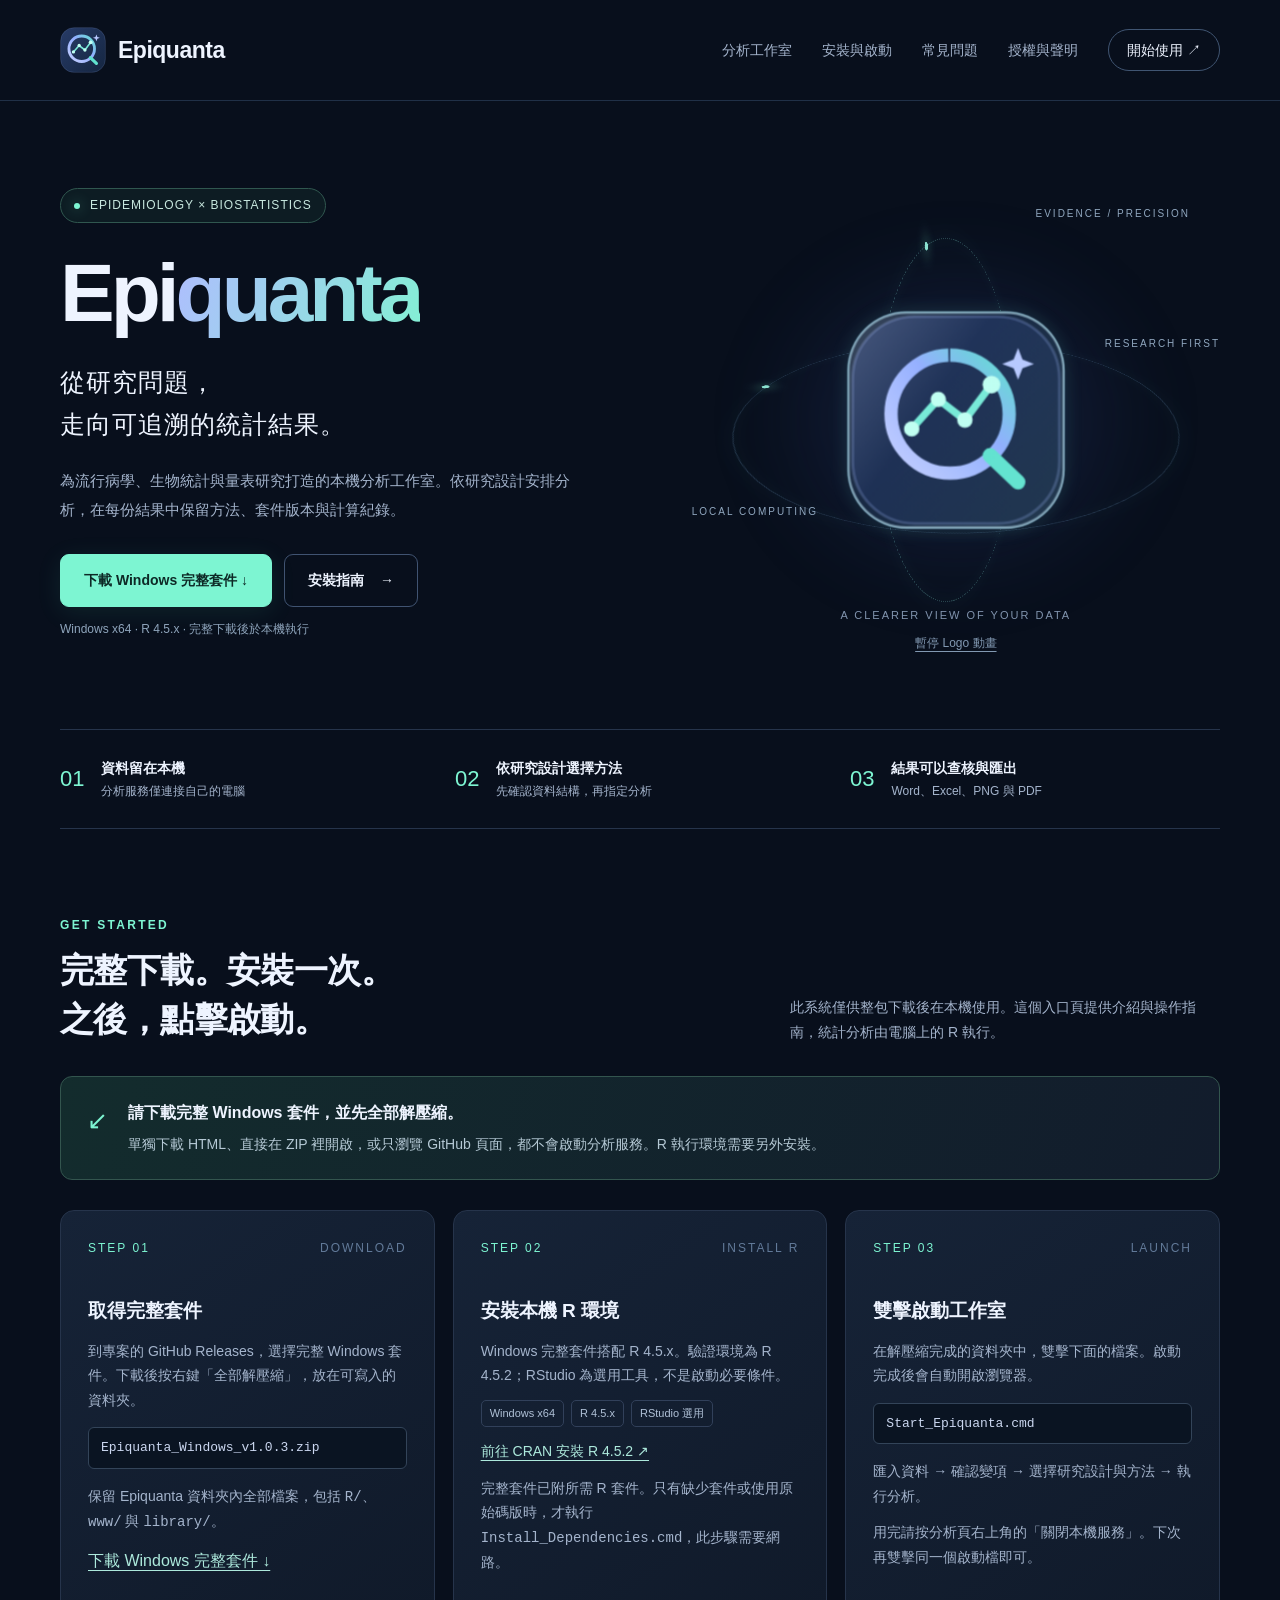
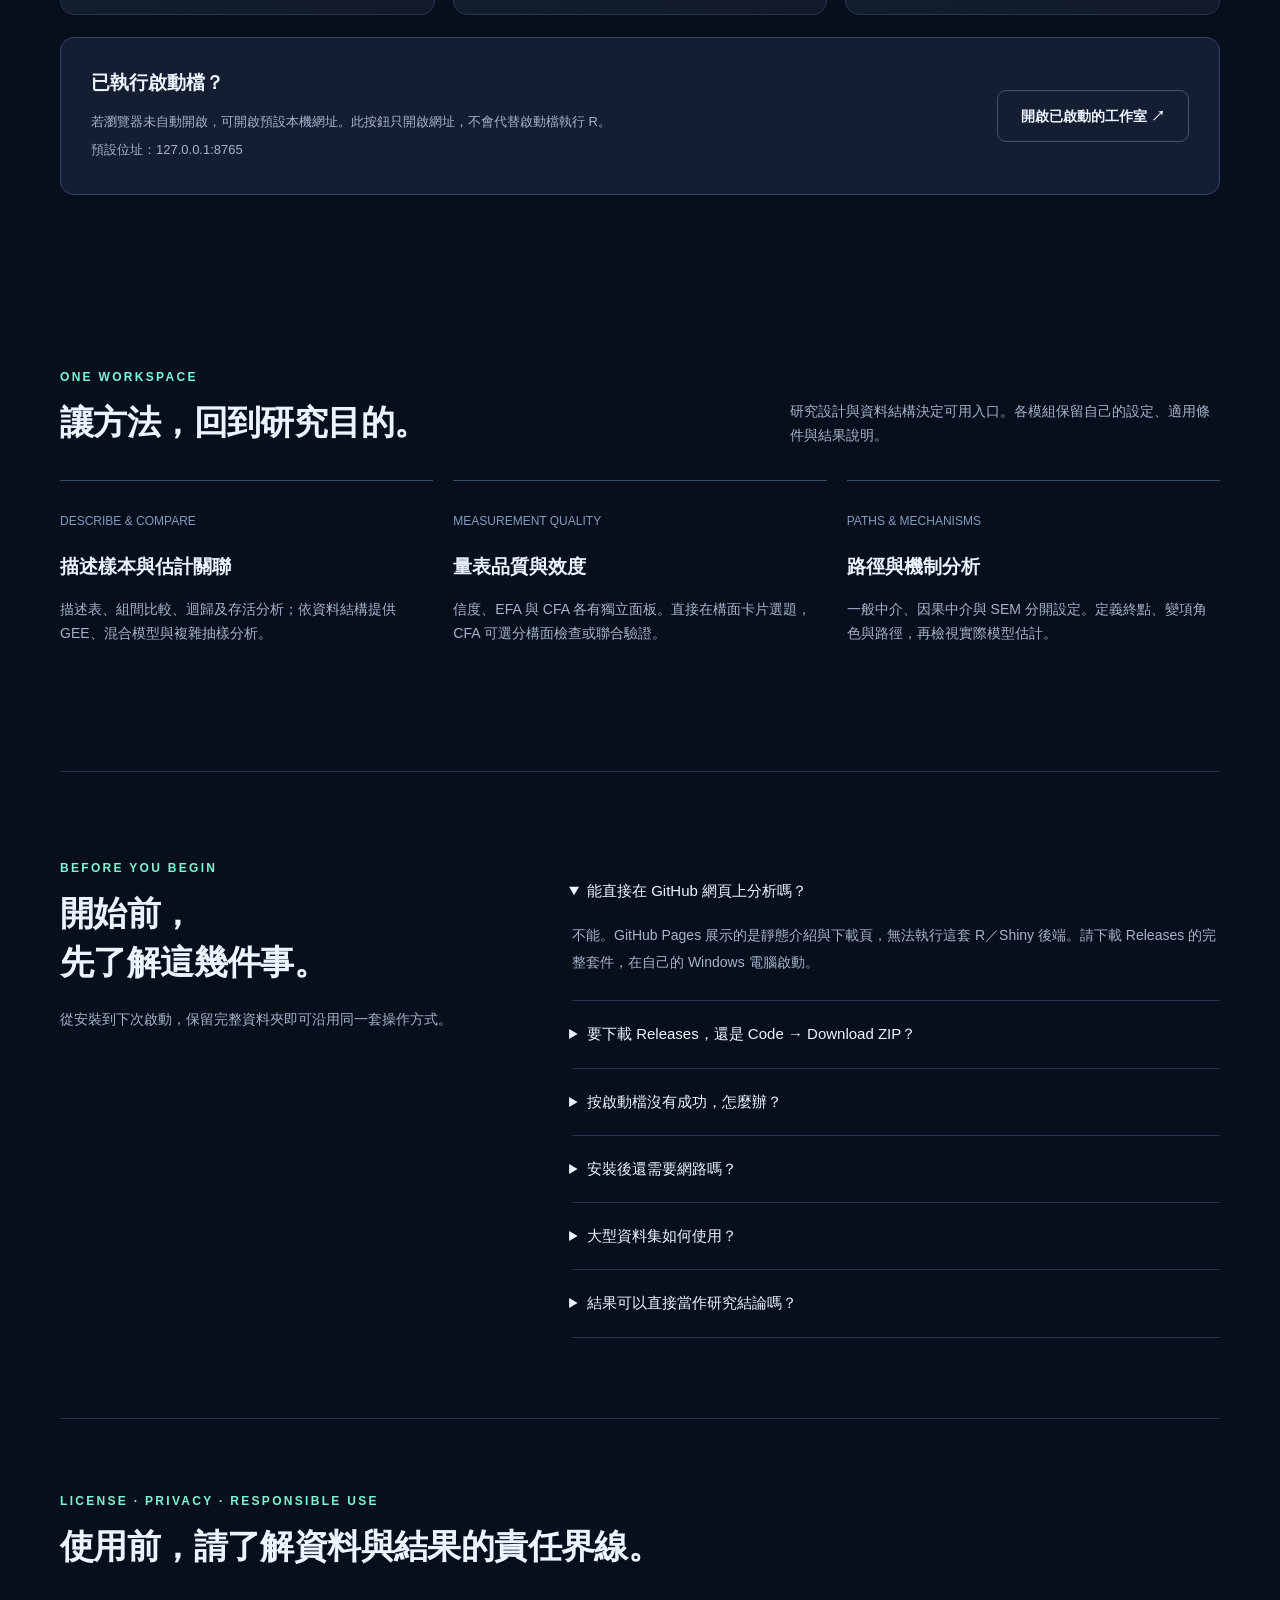
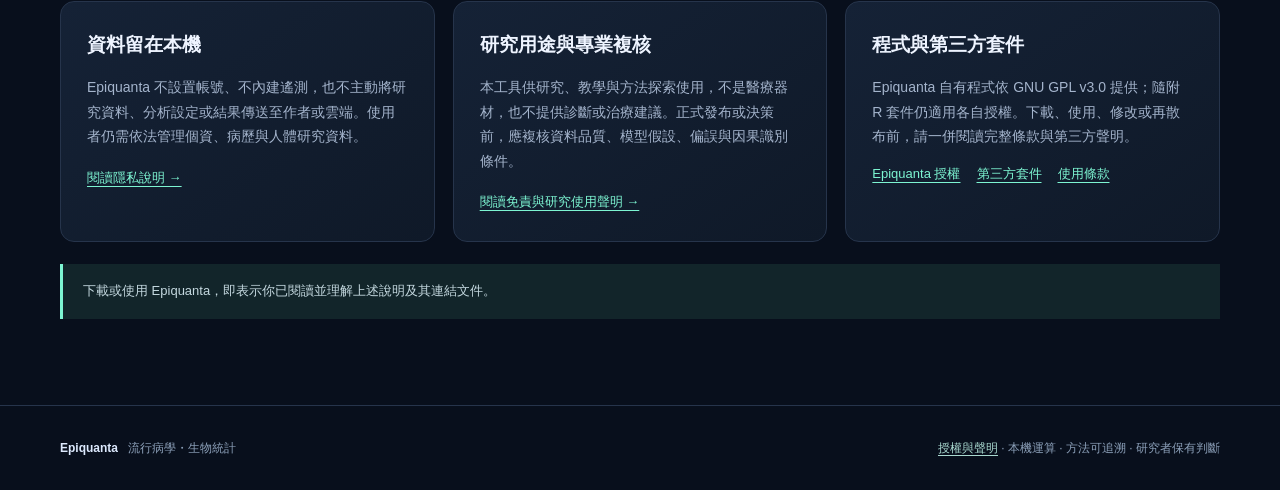
<file: index.html>
<!doctype html>
<html lang="zh-Hant-TW">
<head><meta charset="utf-8"><meta name="viewport" content="width=device-width,initial-scale=1"><meta name="description" content="Epiquanta 流行病學與生物統計工作室。下載 Windows 完整套件，在自己的電腦進行統計分析。"><meta name="theme-color" content="#080f1c"><title>Epiquanta｜流行病學與生物統計工作室</title><link rel="icon" href="epiquanta-favicon.svg" type="image/svg+xml"><link rel="stylesheet" href="site.css"><link rel="stylesheet" href="legal.css"><script src="config.js" defer></script><script src="site.js" defer></script>
<meta name="google-site-verification" content="M4Mj8YEYcJwIEiyj0hDv42f-W0u0NwXSq5RxZGD_pNU" /></head>
<body>
<header><nav class="wrap nav" aria-label="主導覽"><a class="brand" href="#home"><img src="epiquanta-mark.svg" alt="">Epiquanta</a><div class="nav-links"><a href="#features">分析工作室</a><a href="#install">安裝與啟動</a><a href="#faq">常見問題</a><a href="#legal">授權與聲明</a><a class="nav-cta" href="#install">開始使用 ↗</a></div></nav></header>
<main id="home">
<div class="wrap">
<div class="hero"><div><span class="pill"><span class="dot"></span>EPIDEMIOLOGY × BIOSTATISTICS</span><h1>Epi<span>quanta</span></h1><p class="hero-tagline">從研究問題，<br>走向可追溯的統計結果。</p><p class="hero-copy">為流行病學、生物統計與量表研究打造的本機分析工作室。依研究設計安排分析，在每份結果中保留方法、套件版本與計算紀錄。</p><div class="actions"><a class="btn btn-primary download-main" href="#install" data-download>查看完整套件下載方式 ↓</a><a class="btn btn-primary local-only" href="#launch">查看本機啟動步驟 ↗</a><a class="btn" href="#install">安裝指南 <span>→</span></a></div><p class="micro">Windows x64 · R 4.5.x · 完整下載後於本機執行</p></div>
<div class="hero-visual" id="brand-scene" role="group" aria-label="Epiquanta 立體旋轉標誌"><div class="orbit" aria-hidden="true"></div><div class="orbit second" aria-hidden="true"></div><div class="coin" aria-hidden="true"><div class="coin-layer"></div><div class="coin-layer"></div><div class="coin-layer"></div><div class="coin-layer"></div><div class="coin-layer"></div><div class="face front"><img src="epiquanta-mark.svg" alt=""></div><div class="face back"><img src="epiquanta-mark.svg" alt=""></div></div><span class="visual-label top">EVIDENCE / PRECISION</span><span class="visual-label left">LOCAL COMPUTING</span><span class="visual-label right">RESEARCH FIRST</span><span class="visual-caption">A CLEARER VIEW OF YOUR DATA</span><button class="pause" id="pause-motion" type="button" aria-pressed="false">暫停 Logo 動畫</button></div></div>
<div class="facts"><div class="fact"><span>01</span><div><strong>資料留在本機</strong><small>分析服務僅連接自己的電腦</small></div></div><div class="fact"><span>02</span><div><strong>依研究設計選擇方法</strong><small>先確認資料結構，再指定分析</small></div></div><div class="fact"><span>03</span><div><strong>結果可以查核與匯出</strong><small>Word、Excel、PNG 與 PDF</small></div></div></div>
<section id="install"><div class="section-head"><div><div class="eyebrow">GET STARTED</div><h2>完整下載。安裝一次。<br>之後，點擊啟動。</h2></div><p>此系統僅供整包下載後在本機使用。這個入口頁提供介紹與操作指南，統計分析由電腦上的 R 執行。</p></div>
<div class="notice"><span class="icon" aria-hidden="true">↙</span><div><strong>請下載完整 Windows 套件，並先全部解壓縮。</strong><p>單獨下載 HTML、直接在 ZIP 裡開啟，或只瀏覽 GitHub 頁面，都不會啟動分析服務。R 執行環境需要另外安裝。</p></div></div>
<div class="steps"><article class="step"><div class="step-no">STEP 01 <span>DOWNLOAD</span></div><h3>取得完整套件</h3><p>到專案的 GitHub Releases，選擇完整 Windows 套件。下載後按右鍵「全部解壓縮」，放在可寫入的資料夾。</p><div class="file-token">Epiquanta_Windows_v1.0.3.zip</div><p>保留 Epiquanta 資料夾內全部檔案，包括 <code>R/</code>、<code>www/</code> 與 <code>library/</code>。</p><a data-download href="#download-help">完整套件下載方式 →</a></article>
<article class="step"><div class="step-no">STEP 02 <span>INSTALL R</span></div><h3>安裝本機 R 環境</h3><p>Windows 完整套件搭配 R 4.5.x。驗證環境為 R 4.5.2；RStudio 為選用工具，不是啟動必要條件。</p><div class="tag-row"><span>Windows x64</span><span>R 4.5.x</span><span>RStudio 選用</span></div><p><a href="https://cran.r-project.org/bin/windows/base/old/4.5.2/" target="_blank" rel="noopener noreferrer">前往 CRAN 安裝 R 4.5.2 ↗</a></p><p>完整套件已附所需 R 套件。只有缺少套件或使用原始碼版時，才執行 <code>Install_Dependencies.cmd</code>，此步驟需要網路。</p></article>
<article class="step" id="launch"><div class="step-no">STEP 03 <span>LAUNCH</span></div><h3>雙擊啟動工作室</h3><p>在解壓縮完成的資料夾中，雙擊下面的檔案。啟動完成後會自動開啟瀏覽器。</p><div class="file-token">Start_Epiquanta.cmd</div><p>匯入資料 → 確認變項 → 選擇研究設計與方法 → 執行分析。</p><p>用完請按分析頁右上角的「關閉本機服務」。下次再雙擊同一個啟動檔即可。</p></article></div>
<div class="launch-panel"><div><h3>已執行啟動檔？</h3><p>若瀏覽器未自動開啟，可開啟預設本機網址。此按鈕只開啟網址，不會代替啟動檔執行 R。</p><p class="micro">預設位址：127.0.0.1:8765</p></div><a class="btn" href="http://127.0.0.1:8765/" target="_blank" rel="noopener">開啟已啟動的工作室 ↗</a></div>
</section>
<section id="features"><div class="section-head"><div><div class="eyebrow">ONE WORKSPACE</div><h2>讓方法，回到研究目的。</h2></div><p>研究設計與資料結構決定可用入口。各模組保留自己的設定、適用條件與結果說明。</p></div><div class="features"><article class="feature"><span>DESCRIBE & COMPARE</span><h3>描述樣本與估計關聯</h3><p>描述表、組間比較、迴歸及存活分析；依資料結構提供 GEE、混合模型與複雜抽樣分析。</p></article><article class="feature"><span>MEASUREMENT QUALITY</span><h3>量表品質與效度</h3><p>信度、EFA 與 CFA 各有獨立面板。直接在構面卡片選題，CFA 可選分構面檢查或聯合驗證。</p></article><article class="feature"><span>PATHS & MECHANISMS</span><h3>路徑與機制分析</h3><p>一般中介、因果中介與 SEM 分開設定。定義終點、變項角色與路徑，再檢視實際模型估計。</p></article></div></section>
<section id="faq" class="faq"><div><div class="eyebrow">BEFORE YOU BEGIN</div><h2>開始前，<br>先了解這幾件事。</h2><p>從安裝到下次啟動，保留完整資料夾即可沿用同一套操作方式。</p></div><div><details open><summary>能直接在 GitHub 網頁上分析嗎？</summary><p>不能。GitHub Pages 展示的是靜態介紹與下載頁，無法執行這套 R／Shiny 後端。請下載 Releases 的完整套件，在自己的 Windows 電腦啟動。</p></details><details id="download-help"><summary>要下載 Releases，還是 Code → Download ZIP？</summary><p id="release-status">一般使用者請到此專案 GitHub 的 Releases，下載 Epiquanta_Windows_v1.0.3.zip。Code → Download ZIP 是原始碼版，沒有預先安裝的 library 套件，需要另外安裝相依套件。</p><p><a data-releases href="#install">查看完整套件與安裝步驟 →</a></p></details><details><summary>按啟動檔沒有成功，怎麼辦？</summary><p>先確認已完整解壓縮，並安裝 Windows x64 的 R 4.5.x。保留啟動時的錯誤訊息，查看 <code>logs/server-error.log</code> 與 <code>logs/launcher-error.log</code>。若提示缺少套件，執行 <code>Install_Dependencies.cmd</code>。若 8765 被其他程式占用，先關閉該程式再重啟。</p></details><details><summary>安裝後還需要網路嗎？</summary><p>完整套件與 R 安裝完成後，啟動及分析可在本機進行。首次下載 R、完整套件或補裝 R 套件需要網路；本程式沒有上傳研究資料到雲端分析的流程。</p></details><details><summary>大型資料集如何使用？</summary><p>進入工作室後選「本機大檔（免上傳）」，先讀取欄名並選擇必要欄位。資料與模型矩陣仍使用記憶體，所需 RAM 可能高於檔案大小。詳細操作可在工作室的「方法與操作」查看。</p></details><details><summary>結果可以直接當作研究結論嗎？</summary><p>結果反映你指定的資料與模型，仍需檢查研究設計、資料品質、模型假設及估計限制。軟體不會代替研究者決定變項、刪題或判定因果。</p></details></div></section>
<section id="legal" class="legal"><div class="legal-head"><div class="eyebrow">LICENSE · PRIVACY · RESPONSIBLE USE</div><h2>使用前，請了解資料與結果的責任界線。</h2></div><div class="legal-grid"><article><h3>資料留在本機</h3><p>Epiquanta 不設置帳號、不內建遙測，也不主動將研究資料、分析設定或結果傳送至作者或雲端。使用者仍需依法管理個資、病歷與人體研究資料。</p><a href="PRIVACY.md">閱讀隱私說明 →</a></article><article><h3>研究用途與專業複核</h3><p>本工具供研究、教學與方法探索使用，不是醫療器材，也不提供診斷或治療建議。正式發布或決策前，應複核資料品質、模型假設、偏誤與因果識別條件。</p><a href="DISCLAIMER.md">閱讀免責與研究使用聲明 →</a></article><article><h3>程式與第三方套件</h3><p>Epiquanta 自有程式依 GNU GPL v3.0 提供；隨附 R 套件仍適用各自授權。下載、使用、修改或再散布前，請一併閱讀完整條款與第三方聲明。</p><div class="legal-links"><a href="LICENSE">Epiquanta 授權</a><a href="THIRD_PARTY_NOTICES.md">第三方套件</a><a href="TERMS.md">使用條款</a></div></article></div><p class="legal-consent">下載或使用 Epiquanta，即表示你已閱讀並理解上述說明及其連結文件。</p></section>
</div></main><footer><div class="wrap footer-inner"><div><strong>Epiquanta</strong> &nbsp; 流行病學・生物統計</div><div><a href="#legal">授權與聲明</a> · 本機運算 · 方法可追溯 · 研究者保有判斷</div></div></footer>
</body></html>
</file>
<file: site.css>
:root{color-scheme:dark;--bg:#080f1c;--surface:#101b2c;--line:#26344b;--ink:#eef4ff;--muted:#a4b4cc;--mint:#7df5d2;--blue:#91aaff;font-family:Inter,"Segoe UI","Microsoft JhengHei",sans-serif}*{box-sizing:border-box}html{scroll-behavior:smooth;scroll-padding-top:32px}body{margin:0;background:var(--bg);color:var(--ink);line-height:1.75}a{color:inherit}button,input{font:inherit}a,button{touch-action:manipulation}a:focus-visible,button:focus-visible,summary:focus-visible{outline:3px solid var(--mint);outline-offset:5px}.wrap{width:min(1160px,calc(100% - 64px));margin:auto}header{border-bottom:1px solid #203047}.nav{height:100px;display:flex;align-items:center;justify-content:space-between;gap:24px}.brand{display:flex;align-items:center;gap:12px;text-decoration:none;font-size:23px;font-weight:700;letter-spacing:-.5px}.brand img{width:46px;height:46px}.nav-links{display:flex;align-items:center;gap:30px;font-size:14px;color:var(--muted)}.nav-links a{text-decoration:none}.nav-links a:hover{color:var(--mint)}.nav-links .nav-cta{border:1px solid #405572;padding:8px 18px;border-radius:30px;color:var(--ink)}.hero{display:grid;grid-template-columns:1.12fr 1fr;gap:40px;align-items:center;padding:84px 0 74px;min-height:620px}.eyebrow{font-size:12px;letter-spacing:2.3px;color:var(--mint);font-weight:600;text-transform:uppercase}.pill{display:inline-flex;align-items:center;gap:10px;border:1px solid #30574f;padding:6px 13px;border-radius:30px;font-size:12px;letter-spacing:1px;color:#c8e8df;background:#122b2b80}.dot{width:6px;height:6px;border-radius:50%;background:var(--mint);box-shadow:0 0 14px #7df5d277}h1{font-size:clamp(48px,6.5vw,82px);line-height:1.07;letter-spacing:-4px;font-weight:650;margin:26px 0 24px}h1 span{background:linear-gradient(115deg,#b0bcff,#83f0d4);color:transparent;background-clip:text}.hero-tagline{font-size:25px;line-height:1.7;margin:0 0 20px;letter-spacing:1px}.hero-copy{max-width:520px;color:var(--muted);font-size:15px;line-height:1.95}.actions{display:flex;flex-wrap:wrap;gap:12px;margin:30px 0 12px}.btn{display:inline-flex;justify-content:center;align-items:center;gap:16px;padding:13px 23px;border-radius:9px;border:1px solid #405371;background:transparent;color:var(--ink);font-size:14px;font-weight:600;text-decoration:none;cursor:pointer}.btn-primary{color:#0d2926;background:var(--mint);border-color:var(--mint);box-shadow:0 5px 26px #52f4c318}.btn:hover{transform:translateY(-2px);filter:brightness(1.08)}.micro{font-size:12px;color:#8fa5bc}.hero-visual{position:relative;min-height:470px;display:flex;align-items:center;justify-content:center;perspective:1100px;isolation:isolate}.hero-visual:before{content:"";position:absolute;inset:8%;background:radial-gradient(ellipse,#344a9a50,transparent 66%);filter:blur(30px)}.orbit{position:absolute;width:440px;height:440px;border:1px solid #46648270;border-radius:50%;transform:rotateX(65deg) rotateZ(-25deg);box-shadow:0 0 26px #7cead009,inset 0 0 20px #7cead009}.orbit.second{width:360px;height:360px;border-style:dashed;transform:rotateY(68deg) rotateZ(18deg);border-color:#80d7cf48}.orbit:after{content:"";position:absolute;left:15%;top:12%;width:8px;height:8px;border-radius:50%;background:#8be2d0;box-shadow:0 0 18px #7df5d2}.coin{position:relative;width:214px;height:214px;transform-style:preserve-3d;animation:rotate-mark 14s linear infinite;will-change:transform}.coin-layer{position:absolute;inset:0;border-radius:58px;background:linear-gradient(120deg,#a9c2f0,#243c63 28%,#82c8c2 65%,#243350);border:1px solid #78a9bd88;box-shadow:0 0 2px #91cce8}.coin-layer:nth-child(1){transform:translateZ(-16px)}.coin-layer:nth-child(2){transform:translateZ(-10px)}.coin-layer:nth-child(3){transform:translateZ(-4px)}.coin-layer:nth-child(4){transform:translateZ(2px)}.coin-layer:nth-child(5){transform:translateZ(8px)}.face{position:absolute;inset:0;backface-visibility:hidden;border-radius:58px;background:#182943;border:2px solid #c9f2ff99;box-shadow:0 0 20px #78e5d327;overflow:hidden}.face img{width:100%;height:100%}.face.front{transform:translateZ(14px)}.face.back{transform:rotateY(180deg) translateZ(17px)}.face:after{content:"";position:absolute;inset:0;background:linear-gradient(125deg,#ffffff28,transparent 40%,#acfbef15);pointer-events:none}.visual-caption{position:absolute;bottom:30px;text-align:center;font-size:11px;letter-spacing:2px;color:#8194ae}.visual-label{position:absolute;font-size:10px;letter-spacing:2px;color:#90a7bf}.visual-label.top{top:20px;right:30px}.visual-label.left{left:0;bottom:135px}.visual-label.right{right:0;top:150px}.pause{position:absolute;bottom:0;border:0;background:none;color:#8299b2;font-size:12px;cursor:pointer;text-decoration:underline;text-underline-offset:4px}.paused .coin{animation-play-state:paused}.facts{display:grid;grid-template-columns:repeat(3,1fr);padding:26px 0;border-top:1px solid var(--line);border-bottom:1px solid var(--line);gap:25px}.fact{display:flex;gap:17px;align-items:center}.fact>span{font-size:22px;color:var(--mint)}.fact strong{display:block;font-size:14px}.fact small{display:block;font-size:12px;color:var(--muted)}section{padding:86px 0}.section-head{display:flex;align-items:flex-end;justify-content:space-between;gap:30px;margin-bottom:32px}h2{font-size:34px;line-height:1.45;letter-spacing:-.6px;margin:10px 0 0}h3{font-size:19px;margin:0 0 12px}.section-head>p{max-width:430px;font-size:14px;color:var(--muted);margin:0}.notice{display:flex;gap:20px;border:1px solid #33554e;background:linear-gradient(110deg,#132c2d,#121c2c);padding:22px 26px;border-radius:12px;margin-bottom:30px}.notice .icon{color:var(--mint);font-size:25px}.notice strong{display:block;margin-bottom:5px}.notice p{font-size:14px;color:#b5c9d5;margin:0}.steps{display:grid;grid-template-columns:repeat(3,minmax(0,1fr));gap:18px}.step{padding:27px;border:1px solid var(--line);border-radius:14px;background:linear-gradient(145deg,#162337,#101a2a);min-width:0}.step-no{font-size:12px;color:var(--mint);letter-spacing:2px;margin-bottom:35px;display:flex;justify-content:space-between}.step-no span{color:#627a99}.step p{font-size:14px;color:var(--muted);margin:12px 0}.step a{color:#ade9dc;text-underline-offset:4px}.file-token{font:13px/1.5 Consolas,monospace;color:#cbd7f0;border:1px solid #334459;background:#0a1422;padding:10px 12px;border-radius:6px;overflow-wrap:anywhere;margin:15px 0}.tag-row{display:flex;gap:7px;flex-wrap:wrap}.tag-row span{border:1px solid #31405a;font-size:11px;border-radius:5px;padding:3px 8px;color:#b0c1d7}.launch-panel{display:flex;gap:30px;align-items:center;justify-content:space-between;margin-top:22px;padding:28px 30px;border:1px solid #324467;border-radius:14px;background:#131e33}.launch-panel p{font-size:13px;color:var(--muted);margin:5px 0}.launch-panel .btn{white-space:nowrap}.features{display:grid;grid-template-columns:repeat(3,minmax(0,1fr));gap:20px}.feature{padding:25px 0;border-top:1px solid #3a4b66}.feature>span{font-size:12px;color:#809bc0}.feature h3{margin-top:16px}.feature p{color:var(--muted);font-size:14px}.faq{display:grid;grid-template-columns:.8fr 1.2fr;gap:80px;border-top:1px solid var(--line);padding-bottom:80px}.faq h2{margin-bottom:20px}.faq p{color:var(--muted);font-size:14px}.faq details{border-bottom:1px solid var(--line);padding:20px 0}.faq summary{cursor:pointer;font-size:15px;list-style-position:outside;margin-left:15px}.faq details p{margin:18px 0 5px;line-height:1.9}.faq a{color:var(--mint)}footer{border-top:1px solid var(--line);padding:32px 0;color:#8ca0b9;font-size:12px}.footer-inner{display:flex;justify-content:space-between;gap:20px}.footer-inner strong{color:#dce9fd}.status-text{color:var(--mint)}.local-only{display:none}.is-local .local-only{display:inline-flex}.is-local .download-note{display:none}.is-local .download-main{display:none}@keyframes rotate-mark{0%{transform:rotateX(-12deg) rotateY(-24deg) rotateZ(-8deg)}50%{transform:rotateX(10deg) rotateY(156deg) rotateZ(6deg)}100%{transform:rotateX(-12deg) rotateY(336deg) rotateZ(-8deg)}}@media(max-width:900px){.hero{gap:15px}.hero-visual{min-height:380px}.orbit{width:330px;height:330px}.orbit.second{width:280px;height:280px}.coin{width:180px;height:180px}.nav-links{gap:18px}.steps{grid-template-columns:1fr}.step-no{margin-bottom:20px}.features{gap:26px}.faq{gap:30px}.visual-label{display:none}}@media(max-width:640px){.wrap{width:calc(100% - 36px)}.nav{height:80px}.nav-links a:not(.nav-cta){display:none}.brand{font-size:20px}.hero{grid-template-columns:1fr;padding:46px 0 35px;gap:0}.hero-tagline{font-size:22px}.hero h1{font-size:64px}.hero-visual{min-height:345px;grid-row:2}.facts{grid-template-columns:1fr;gap:20px;padding:25px 6px}.section-head{display:block}.section-head>p{margin-top:18px}section{padding:60px 0}h2{font-size:27px}.notice{padding:20px;gap:13px}.launch-panel{display:block;padding:23px}.launch-panel .btn{margin-top:16px}.features{grid-template-columns:1fr;gap:5px}.faq{grid-template-columns:1fr;gap:10px}.footer-inner{display:block}.actions .btn{flex:1}.visual-caption{bottom:24px}.hero-copy{font-size:14px}.step{padding:23px}}@media(prefers-reduced-motion:reduce){html{scroll-behavior:auto}*,*:before,*:after{animation:none!important;transition:none!important}.coin{transform:rotateX(-12deg) rotateY(-20deg)}.pause{display:none}}
</file>
<file: legal.css>
.legal {
  border-top: 1px solid var(--line);
  padding-top: 72px;
}

.legal-head {
  max-width: 760px;
  margin-bottom: 30px;
}

.legal-grid {
  display: grid;
  grid-template-columns: repeat(3, minmax(0, 1fr));
  gap: 18px;
}

.legal article {
  min-width: 0;
  padding: 26px;
  border: 1px solid var(--line);
  border-radius: 14px;
  background: linear-gradient(145deg, #152236, #0f1928);
}

.legal article p {
  color: var(--muted);
  font-size: 14px;
}

.legal article > a,
.legal-links a {
  color: var(--mint);
  font-size: 13px;
  text-underline-offset: 4px;
}

.legal-links {
  display: flex;
  flex-wrap: wrap;
  gap: 8px 16px;
}

.legal-consent {
  margin: 22px 0 0;
  padding: 16px 20px;
  border-left: 3px solid var(--mint);
  background: #12252a;
  color: #c4d8df;
  font-size: 13px;
}

.footer-inner a {
  color: #a9d9d0;
  text-underline-offset: 3px;
}

@media (max-width: 900px) {
  .legal-grid { grid-template-columns: 1fr; }
  .nav-links { gap: 14px; }
}

@media (max-width: 640px) {
  .legal { padding-top: 50px; }
  .legal article { padding: 22px; }
}
</file>
